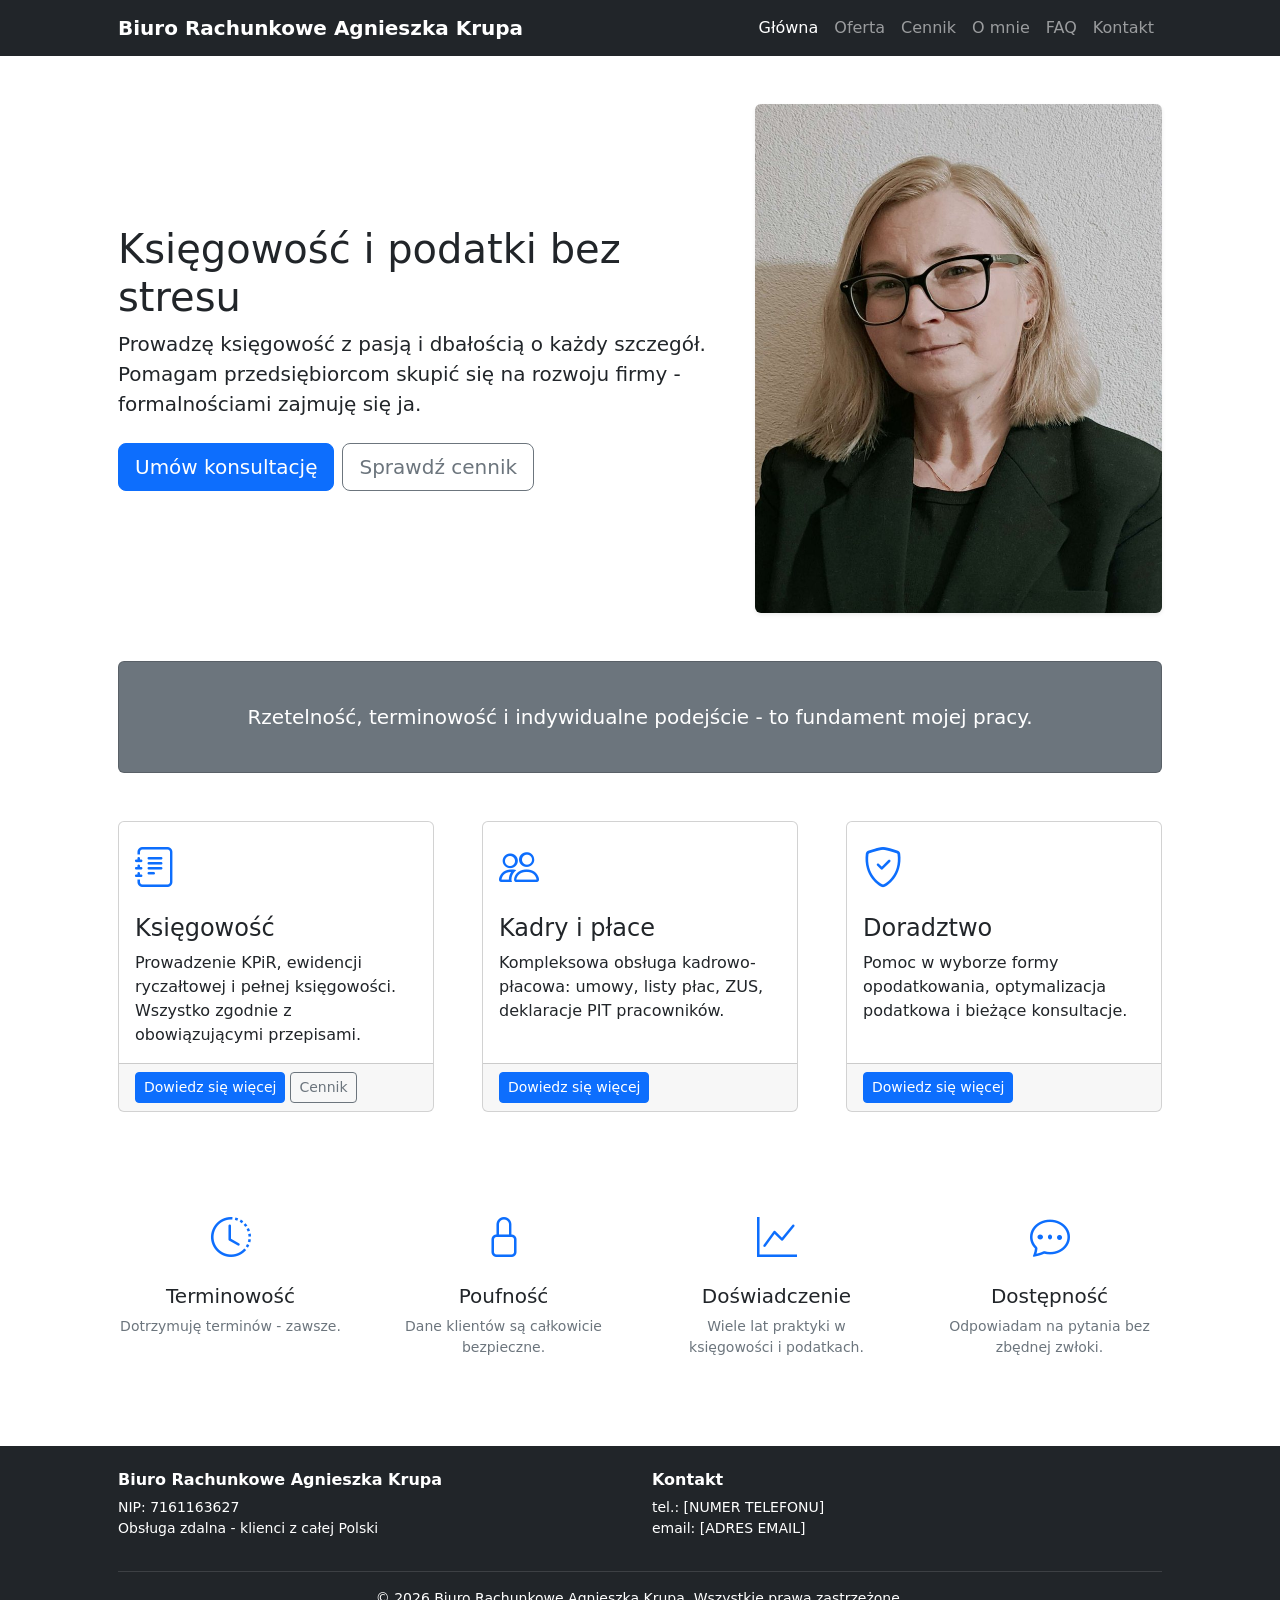
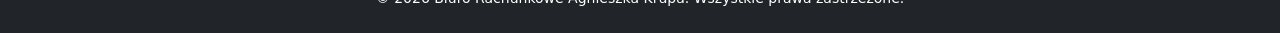
<file: index.html>
<!DOCTYPE html>
<html lang="pl">
    <head>
        <meta charset="utf-8" />
        <meta name="robots" content="noindex, nofollow" />
        <meta name="viewport" content="width=device-width, initial-scale=1, shrink-to-fit=no" />
        <meta name="description" content="Biuro Rachunkowe Agnieszka Krupa - profesjonalna obsługa księgowo-podatkowa dla firm i osób prywatnych." />
        <meta name="author" content="Biuro Rachunkowe Agnieszka Krupa" />
        <title>Biuro Rachunkowe Agnieszka Krupa - Główna</title>
        <link rel="icon" type="image/x-icon" href="assets/favicon.ico" />
        <link href="css/styles.css" rel="stylesheet" />
        <link href="css/custom.css" rel="stylesheet" />
        <link rel="stylesheet" href="https://cdn.jsdelivr.net/npm/bootstrap-icons@1.11.3/font/bootstrap-icons.css" />
    </head>
    <body>
        <!-- Navbar -->
        <nav class="navbar navbar-expand-lg navbar-dark bg-dark">
            <div class="container px-5">
                <a class="navbar-brand fw-bold" href="index.html">Biuro Rachunkowe Agnieszka Krupa</a>
                <button class="navbar-toggler" type="button" data-bs-toggle="collapse" data-bs-target="#navbarSupportedContent" aria-controls="navbarSupportedContent" aria-expanded="false" aria-label="Przełącz nawigację"><span class="navbar-toggler-icon"></span></button>
                <div class="collapse navbar-collapse" id="navbarSupportedContent">
                    <ul class="navbar-nav ms-auto mb-2 mb-lg-0">
                        <li class="nav-item"><a class="nav-link active" aria-current="page" href="index.html">Główna</a></li>
                        <li class="nav-item"><a class="nav-link" href="oferta.html">Oferta</a></li>
                        <li class="nav-item"><a class="nav-link" href="cennik.html">Cennik</a></li>
                        <li class="nav-item"><a class="nav-link" href="o-mnie.html">O mnie</a></li>
                        <li class="nav-item"><a class="nav-link" href="faq.html">FAQ</a></li>
                        <li class="nav-item"><a class="nav-link" href="kontakt.html">Kontakt</a></li>
                    </ul>
                </div>
            </div>
        </nav>

        <!-- Hero -->
        <div class="container px-4 px-lg-5">
            <div class="row gx-4 gx-lg-5 align-items-center my-5">
                <div class="col-lg-7 order-lg-1">
                    <h1 class="fw-light">Księgowość i podatki bez stresu</h1>
                    <p class="lead">Prowadzę księgowość z pasją i dbałością o każdy szczegół. Pomagam przedsiębiorcom skupić się na rozwoju firmy - formalnościami zajmuję się ja.</p>
                    <div class="d-flex flex-wrap gap-2 mt-4">
                        <a class="btn btn-primary btn-lg" href="kontakt.html">Umów konsultację</a>
                        <a class="btn btn-outline-secondary btn-lg" href="cennik.html">Sprawdź cennik</a>
                    </div>
                </div>
                <div class="col-lg-5 order-lg-2 mt-4 mt-lg-0">
                    <img class="img-fluid rounded shadow-sm portrait portrait-hero" src="assets/agnieszka-krupa.jpg" width="800" height="1000" alt="Agnieszka Krupa - właścicielka biura rachunkowego" />
                </div>
            </div>

            <!-- CTA -->
            <div class="card text-white bg-secondary my-5 py-4 text-center">
                <div class="card-body"><p class="text-white m-0 lead">Rzetelność, terminowość i indywidualne podejście - to fundament mojej pracy.</p></div>
            </div>

            <!-- Services preview -->
            <div class="row gx-4 gx-lg-5">
                <div class="col-md-4 mb-5">
                    <div class="card h-100">
                        <div class="card-body">
                            <div class="mb-3"><i class="bi bi-journal-text fs-1 text-primary"></i></div>
                            <h2 class="card-title h4">Księgowość</h2>
                            <p class="card-text">Prowadzenie KPiR, ewidencji ryczałtowej i pełnej księgowości. Wszystko zgodnie z obowiązującymi przepisami.</p>
                        </div>
                        <div class="card-footer"><a class="btn btn-primary btn-sm" href="oferta.html">Dowiedz się więcej</a> <a class="btn btn-outline-secondary btn-sm" href="cennik.html">Cennik</a></div>
                    </div>
                </div>
                <div class="col-md-4 mb-5">
                    <div class="card h-100">
                        <div class="card-body">
                            <div class="mb-3"><i class="bi bi-people fs-1 text-primary"></i></div>
                            <h2 class="card-title h4">Kadry i płace</h2>
                            <p class="card-text">Kompleksowa obsługa kadrowo-płacowa: umowy, listy płac, ZUS, deklaracje PIT pracowników.</p>
                        </div>
                        <div class="card-footer"><a class="btn btn-primary btn-sm" href="oferta.html">Dowiedz się więcej</a></div>
                    </div>
                </div>
                <div class="col-md-4 mb-5">
                    <div class="card h-100">
                        <div class="card-body">
                            <div class="mb-3"><i class="bi bi-shield-check fs-1 text-primary"></i></div>
                            <h2 class="card-title h4">Doradztwo</h2>
                            <p class="card-text">Pomoc w wyborze formy opodatkowania, optymalizacja podatkowa i bieżące konsultacje.</p>
                        </div>
                        <div class="card-footer"><a class="btn btn-primary btn-sm" href="oferta.html">Dowiedz się więcej</a></div>
                    </div>
                </div>
            </div>

            <!-- Why us -->
            <div class="row gx-4 gx-lg-5 my-5 text-center">
                <div class="col-md-3 mb-4">
                    <i class="bi bi-clock-history fs-1 text-primary"></i>
                    <h5 class="mt-3">Terminowość</h5>
                    <p class="small text-muted">Dotrzymuję terminów - zawsze.</p>
                </div>
                <div class="col-md-3 mb-4">
                    <i class="bi bi-lock fs-1 text-primary"></i>
                    <h5 class="mt-3">Poufność</h5>
                    <p class="small text-muted">Dane klientów są całkowicie bezpieczne.</p>
                </div>
                <div class="col-md-3 mb-4">
                    <i class="bi bi-graph-up fs-1 text-primary"></i>
                    <h5 class="mt-3">Doświadczenie</h5>
                    <p class="small text-muted">Wiele lat praktyki w księgowości i podatkach.</p>
                </div>
                <div class="col-md-3 mb-4">
                    <i class="bi bi-chat-dots fs-1 text-primary"></i>
                    <h5 class="mt-3">Dostępność</h5>
                    <p class="small text-muted">Odpowiadam na pytania bez zbędnej zwłoki.</p>
                </div>
            </div>
        </div>

        <!-- Footer -->
        <footer class="py-4 bg-dark">
            <div class="container px-4 px-lg-5">
                <div class="row text-white">
                    <div class="col-md-6 mb-3">
                        <h6 class="fw-bold">Biuro Rachunkowe Agnieszka Krupa</h6>
                        <p class="small mb-0">NIP: 7161163627</p>
                        <p class="small mb-0">Obsługa zdalna - klienci z całej Polski</p>
                    </div>
                    <div class="col-md-6 mb-3">
                        <h6 class="fw-bold">Kontakt</h6>
                        <p class="small mb-0">tel.: [NUMER TELEFONU]<br/>email: [ADRES EMAIL]</p>
                    </div>
                </div>
                <hr class="text-white-50"/>
                <p class="m-0 text-center text-white small">&copy; 2026 Biuro Rachunkowe Agnieszka Krupa. Wszystkie prawa zastrzeżone.</p>
            </div>
        </footer>

        <script src="https://cdn.jsdelivr.net/npm/bootstrap@5.2.3/dist/js/bootstrap.bundle.min.js"></script>
        <script src="js/scripts.js"></script>
    </body>
</html>
</file>
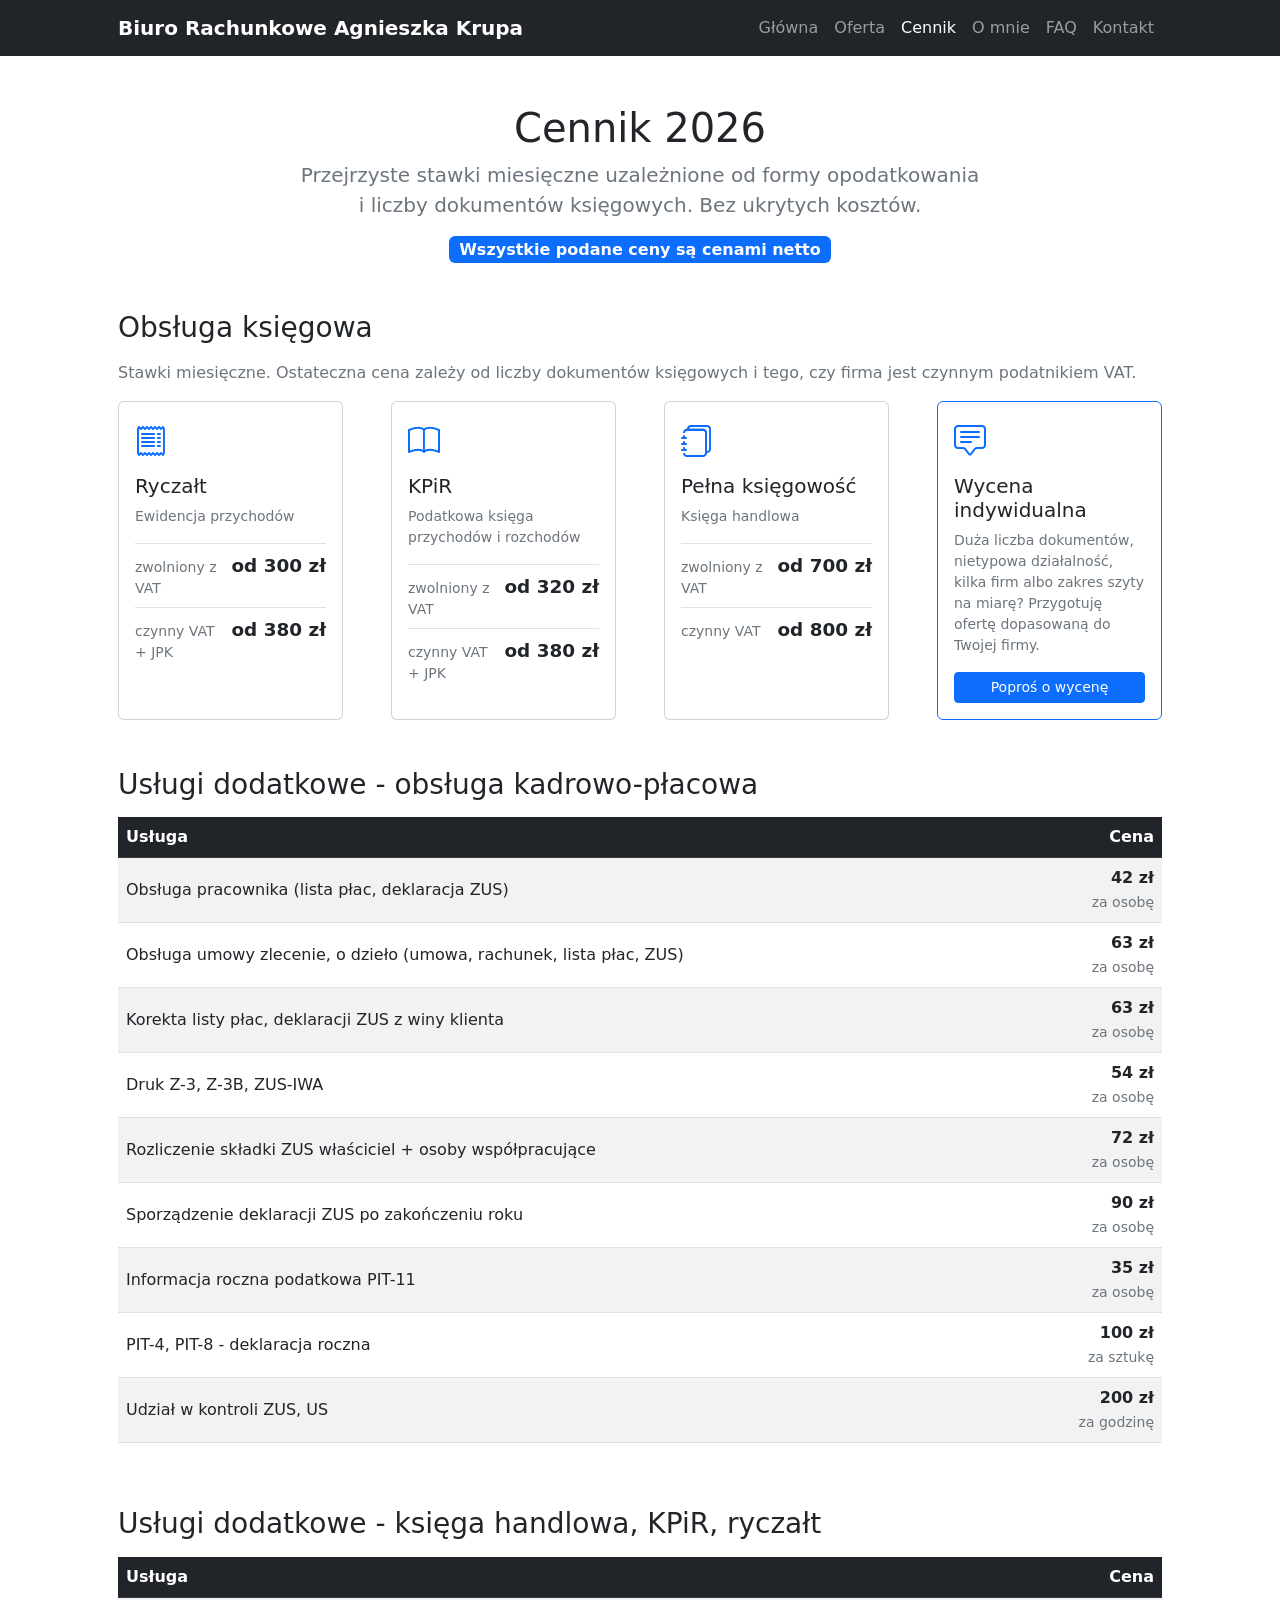
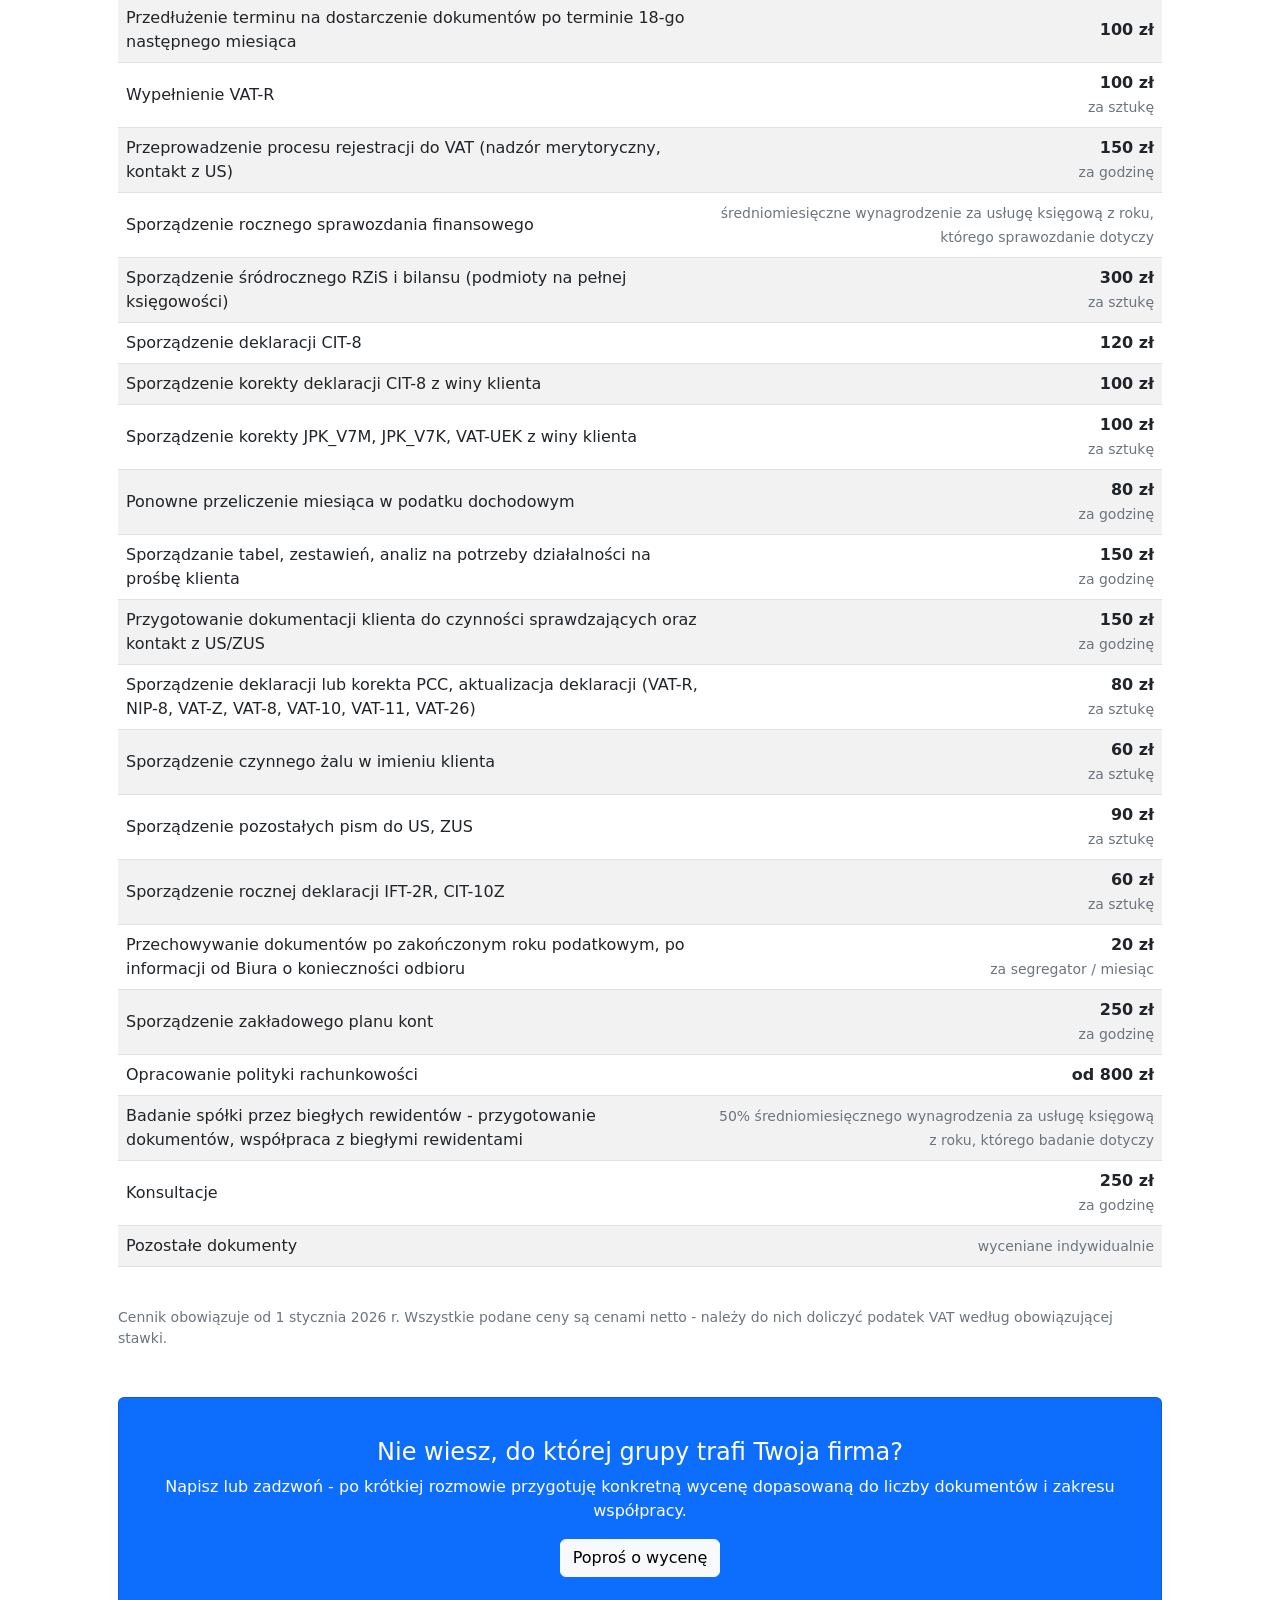
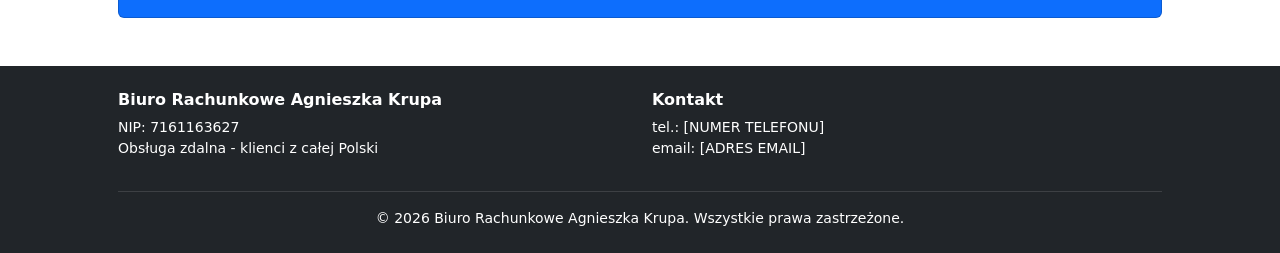
<file: cennik.html>
<!DOCTYPE html>
<html lang="pl">
    <head>
        <meta charset="utf-8" />
        <meta name="robots" content="noindex, nofollow" />
        <meta name="viewport" content="width=device-width, initial-scale=1, shrink-to-fit=no" />
        <meta name="description" content="Cennik 2026 - Biuro Rachunkowe Agnieszka Krupa. Ceny obsługi księgowej: ryczałt, KPiR, pełna księgowość, kadry i płace oraz usługi dodatkowe." />
        <meta name="author" content="Biuro Rachunkowe Agnieszka Krupa" />
        <title>Cennik 2026 - Biuro Rachunkowe Agnieszka Krupa</title>
        <link rel="icon" type="image/x-icon" href="assets/favicon.ico" />
        <link href="css/styles.css" rel="stylesheet" />
        <link href="css/custom.css" rel="stylesheet" />
        <link rel="stylesheet" href="https://cdn.jsdelivr.net/npm/bootstrap-icons@1.11.3/font/bootstrap-icons.css" />
    </head>
    <body>
        <nav class="navbar navbar-expand-lg navbar-dark bg-dark">
            <div class="container px-5">
                <a class="navbar-brand fw-bold" href="index.html">Biuro Rachunkowe Agnieszka Krupa</a>
                <button class="navbar-toggler" type="button" data-bs-toggle="collapse" data-bs-target="#navbarSupportedContent" aria-controls="navbarSupportedContent" aria-expanded="false" aria-label="Przełącz nawigację"><span class="navbar-toggler-icon"></span></button>
                <div class="collapse navbar-collapse" id="navbarSupportedContent">
                    <ul class="navbar-nav ms-auto mb-2 mb-lg-0">
                        <li class="nav-item"><a class="nav-link" href="index.html">Główna</a></li>
                        <li class="nav-item"><a class="nav-link" href="oferta.html">Oferta</a></li>
                        <li class="nav-item"><a class="nav-link active" aria-current="page" href="cennik.html">Cennik</a></li>
                        <li class="nav-item"><a class="nav-link" href="o-mnie.html">O mnie</a></li>
                        <li class="nav-item"><a class="nav-link" href="faq.html">FAQ</a></li>
                        <li class="nav-item"><a class="nav-link" href="kontakt.html">Kontakt</a></li>
                    </ul>
                </div>
            </div>
        </nav>

        <div class="container px-4 px-lg-5">
            <div class="row my-5">
                <div class="col-lg-8 mx-auto text-center">
                    <h1 class="fw-light">Cennik 2026</h1>
                    <p class="lead text-muted">Przejrzyste stawki miesięczne uzależnione od formy opodatkowania i liczby dokumentów księgowych. Bez ukrytych kosztów.</p>
                    <p class="mb-0"><span class="badge bg-primary fs-6">Wszystkie podane ceny są cenami netto</span></p>
                </div>
            </div>

            <!-- Księgowość - ceny od -->
            <h2 class="h3 mb-3" id="ksiegowosc">Obsługa księgowa</h2>
            <p class="text-muted">Stawki miesięczne. Ostateczna cena zależy od liczby dokumentów księgowych i tego, czy firma jest czynnym podatnikiem VAT.</p>
            <div class="row gx-4 gx-lg-5 mb-4">
                <div class="col-md-6 col-xl-3 mb-4">
                    <div class="card h-100">
                        <div class="card-body">
                            <i class="bi bi-receipt fs-2 text-primary"></i>
                            <h3 class="h5 mt-2">Ryczałt</h3>
                            <p class="small text-muted">Ewidencja przychodów</p>
                            <ul class="list-unstyled price-list mb-0">
                                <li><span class="small text-muted">zwolniony z VAT</span><span class="price">od 300 zł</span></li>
                                <li><span class="small text-muted">czynny VAT + JPK</span><span class="price">od 380 zł</span></li>
                            </ul>
                        </div>
                    </div>
                </div>
                <div class="col-md-6 col-xl-3 mb-4">
                    <div class="card h-100">
                        <div class="card-body">
                            <i class="bi bi-book fs-2 text-primary"></i>
                            <h3 class="h5 mt-2">KPiR</h3>
                            <p class="small text-muted">Podatkowa księga przychodów i rozchodów</p>
                            <ul class="list-unstyled price-list mb-0">
                                <li><span class="small text-muted">zwolniony z VAT</span><span class="price">od 320 zł</span></li>
                                <li><span class="small text-muted">czynny VAT + JPK</span><span class="price">od 380 zł</span></li>
                            </ul>
                        </div>
                    </div>
                </div>
                <div class="col-md-6 col-xl-3 mb-4">
                    <div class="card h-100">
                        <div class="card-body">
                            <i class="bi bi-journals fs-2 text-primary"></i>
                            <h3 class="h5 mt-2">Pełna księgowość</h3>
                            <p class="small text-muted">Księga handlowa</p>
                            <ul class="list-unstyled price-list mb-0">
                                <li><span class="small text-muted">zwolniony z VAT</span><span class="price">od 700 zł</span></li>
                                <li><span class="small text-muted">czynny VAT</span><span class="price">od 800 zł</span></li>
                            </ul>
                        </div>
                    </div>
                </div>
                <div class="col-md-6 col-xl-3 mb-4">
                    <div class="card h-100 border-primary">
                        <div class="card-body d-flex flex-column">
                            <i class="bi bi-chat-square-text fs-2 text-primary"></i>
                            <h3 class="h5 mt-2">Wycena indywidualna</h3>
                            <p class="small text-muted">Duża liczba dokumentów, nietypowa działalność, kilka firm albo zakres szyty na miarę? Przygotuję ofertę dopasowaną do Twojej firmy.</p>
                            <a class="btn btn-primary btn-sm mt-auto" href="kontakt.html">Poproś o wycenę</a>
                        </div>
                    </div>
                </div>
            </div>

            <!-- Kadry i płace -->
            <h2 class="h3 mb-3" id="kadry">Usługi dodatkowe - obsługa kadrowo-płacowa</h2>
            <div class="table-responsive mb-5">
                <table class="table table-striped align-middle">
                    <thead class="table-dark">
                        <tr>
                            <th scope="col">Usługa</th>
                            <th scope="col" class="text-end text-nowrap">Cena</th>
                        </tr>
                    </thead>
                    <tbody>
                        <tr>
                            <td>Obsługa pracownika (lista płac, deklaracja ZUS)</td>
                            <td class="text-end text-nowrap"><span class="fw-bold">42 zł</span><br/><span class="small text-muted">za osobę</span></td>
                        </tr>
                        <tr>
                            <td>Obsługa umowy zlecenie, o dzieło (umowa, rachunek, lista płac, ZUS)</td>
                            <td class="text-end text-nowrap"><span class="fw-bold">63 zł</span><br/><span class="small text-muted">za osobę</span></td>
                        </tr>
                        <tr>
                            <td>Korekta listy płac, deklaracji ZUS z winy klienta</td>
                            <td class="text-end text-nowrap"><span class="fw-bold">63 zł</span><br/><span class="small text-muted">za osobę</span></td>
                        </tr>
                        <tr>
                            <td>Druk Z-3, Z-3B, ZUS-IWA</td>
                            <td class="text-end text-nowrap"><span class="fw-bold">54 zł</span><br/><span class="small text-muted">za osobę</span></td>
                        </tr>
                        <tr>
                            <td>Rozliczenie składki ZUS właściciel + osoby współpracujące</td>
                            <td class="text-end text-nowrap"><span class="fw-bold">72 zł</span><br/><span class="small text-muted">za osobę</span></td>
                        </tr>
                        <tr>
                            <td>Sporządzenie deklaracji ZUS po zakończeniu roku</td>
                            <td class="text-end text-nowrap"><span class="fw-bold">90 zł</span><br/><span class="small text-muted">za osobę</span></td>
                        </tr>
                        <tr>
                            <td>Informacja roczna podatkowa PIT-11</td>
                            <td class="text-end text-nowrap"><span class="fw-bold">35 zł</span><br/><span class="small text-muted">za osobę</span></td>
                        </tr>
                        <tr>
                            <td>PIT-4, PIT-8 - deklaracja roczna</td>
                            <td class="text-end text-nowrap"><span class="fw-bold">100 zł</span><br/><span class="small text-muted">za sztukę</span></td>
                        </tr>
                        <tr>
                            <td>Udział w kontroli ZUS, US</td>
                            <td class="text-end text-nowrap"><span class="fw-bold">200 zł</span><br/><span class="small text-muted">za godzinę</span></td>
                        </tr>
                    </tbody>
                </table>
            </div>

            <!-- Usługi dodatkowe -->
            <h2 class="h3 mb-3" id="dodatkowe">Usługi dodatkowe - księga handlowa, KPiR, ryczałt</h2>
            <div class="table-responsive mb-4">
                <table class="table table-striped align-middle">
                    <thead class="table-dark">
                        <tr>
                            <th scope="col">Usługa</th>
                            <th scope="col" class="text-end text-nowrap">Cena</th>
                        </tr>
                    </thead>
                    <tbody>
                        <tr>
                            <td>Przedłużenie terminu na dostarczenie dokumentów po terminie 18-go następnego miesiąca</td>
                            <td class="text-end text-nowrap"><span class="fw-bold">100 zł</span></td>
                        </tr>
                        <tr>
                            <td>Wypełnienie VAT-R</td>
                            <td class="text-end text-nowrap"><span class="fw-bold">100 zł</span><br/><span class="small text-muted">za sztukę</span></td>
                        </tr>
                        <tr>
                            <td>Przeprowadzenie procesu rejestracji do VAT (nadzór merytoryczny, kontakt z US)</td>
                            <td class="text-end text-nowrap"><span class="fw-bold">150 zł</span><br/><span class="small text-muted">za godzinę</span></td>
                        </tr>
                        <tr>
                            <td>Sporządzenie rocznego sprawozdania finansowego</td>
                            <td class="text-end"><span class="small text-muted">średniomiesięczne wynagrodzenie za usługę księgową z roku, którego sprawozdanie dotyczy</span></td>
                        </tr>
                        <tr>
                            <td>Sporządzenie śródrocznego RZiS i bilansu (podmioty na pełnej księgowości)</td>
                            <td class="text-end text-nowrap"><span class="fw-bold">300 zł</span><br/><span class="small text-muted">za sztukę</span></td>
                        </tr>
                        <tr>
                            <td>Sporządzenie deklaracji CIT-8</td>
                            <td class="text-end text-nowrap"><span class="fw-bold">120 zł</span></td>
                        </tr>
                        <tr>
                            <td>Sporządzenie korekty deklaracji CIT-8 z winy klienta</td>
                            <td class="text-end text-nowrap"><span class="fw-bold">100 zł</span></td>
                        </tr>
                        <tr>
                            <td>Sporządzenie korekty JPK_V7M, JPK_V7K, VAT-UEK z winy klienta</td>
                            <td class="text-end text-nowrap"><span class="fw-bold">100 zł</span><br/><span class="small text-muted">za sztukę</span></td>
                        </tr>
                        <tr>
                            <td>Ponowne przeliczenie miesiąca w podatku dochodowym</td>
                            <td class="text-end text-nowrap"><span class="fw-bold">80 zł</span><br/><span class="small text-muted">za godzinę</span></td>
                        </tr>
                        <tr>
                            <td>Sporządzanie tabel, zestawień, analiz na potrzeby działalności na prośbę klienta</td>
                            <td class="text-end text-nowrap"><span class="fw-bold">150 zł</span><br/><span class="small text-muted">za godzinę</span></td>
                        </tr>
                        <tr>
                            <td>Przygotowanie dokumentacji klienta do czynności sprawdzających oraz kontakt z US/ZUS</td>
                            <td class="text-end text-nowrap"><span class="fw-bold">150 zł</span><br/><span class="small text-muted">za godzinę</span></td>
                        </tr>
                        <tr>
                            <td>Sporządzenie deklaracji lub korekta PCC, aktualizacja deklaracji (VAT-R, NIP-8, VAT-Z, VAT-8, VAT-10, VAT-11, VAT-26)</td>
                            <td class="text-end text-nowrap"><span class="fw-bold">80 zł</span><br/><span class="small text-muted">za sztukę</span></td>
                        </tr>
                        <tr>
                            <td>Sporządzenie czynnego żalu w imieniu klienta</td>
                            <td class="text-end text-nowrap"><span class="fw-bold">60 zł</span><br/><span class="small text-muted">za sztukę</span></td>
                        </tr>
                        <tr>
                            <td>Sporządzenie pozostałych pism do US, ZUS</td>
                            <td class="text-end text-nowrap"><span class="fw-bold">90 zł</span><br/><span class="small text-muted">za sztukę</span></td>
                        </tr>
                        <tr>
                            <td>Sporządzenie rocznej deklaracji IFT-2R, CIT-10Z</td>
                            <td class="text-end text-nowrap"><span class="fw-bold">60 zł</span><br/><span class="small text-muted">za sztukę</span></td>
                        </tr>
                        <tr>
                            <td>Przechowywanie dokumentów po zakończonym roku podatkowym, po informacji od Biura o konieczności odbioru</td>
                            <td class="text-end text-nowrap"><span class="fw-bold">20 zł</span><br/><span class="small text-muted">za segregator / miesiąc</span></td>
                        </tr>
                        <tr>
                            <td>Sporządzenie zakładowego planu kont</td>
                            <td class="text-end text-nowrap"><span class="fw-bold">250 zł</span><br/><span class="small text-muted">za godzinę</span></td>
                        </tr>
                        <tr>
                            <td>Opracowanie polityki rachunkowości</td>
                            <td class="text-end text-nowrap"><span class="fw-bold">od 800 zł</span></td>
                        </tr>
                        <tr>
                            <td>Badanie spółki przez biegłych rewidentów - przygotowanie dokumentów, współpraca z biegłymi rewidentami</td>
                            <td class="text-end"><span class="small text-muted">50% średniomiesięcznego wynagrodzenia za usługę księgową z roku, którego badanie dotyczy</span></td>
                        </tr>
                        <tr>
                            <td>Konsultacje</td>
                            <td class="text-end text-nowrap"><span class="fw-bold">250 zł</span><br/><span class="small text-muted">za godzinę</span></td>
                        </tr>
                        <tr>
                            <td>Pozostałe dokumenty</td>
                            <td class="text-end"><span class="small text-muted">wyceniane indywidualnie</span></td>
                        </tr>
                    </tbody>
                </table>
            </div>

            <p class="small text-muted">Cennik obowiązuje od 1 stycznia 2026 r. Wszystkie podane ceny są cenami netto - należy do nich doliczyć podatek VAT według obowiązującej stawki.</p>

            <div class="card text-white bg-primary my-5 py-4 text-center">
                <div class="card-body">
                    <h4 class="text-white">Nie wiesz, do której grupy trafi Twoja firma?</h4>
                    <p class="text-white mb-3">Napisz lub zadzwoń - po krótkiej rozmowie przygotuję konkretną wycenę dopasowaną do liczby dokumentów i zakresu współpracy.</p>
                    <a class="btn btn-light" href="kontakt.html">Poproś o wycenę</a>
                </div>
            </div>
        </div>

        <footer class="py-4 bg-dark">
            <div class="container px-4 px-lg-5">
                <div class="row text-white">
                    <div class="col-md-6 mb-3">
                        <h6 class="fw-bold">Biuro Rachunkowe Agnieszka Krupa</h6>
                        <p class="small mb-0">NIP: 7161163627</p>
                        <p class="small mb-0">Obsługa zdalna - klienci z całej Polski</p>
                    </div>
                    <div class="col-md-6 mb-3">
                        <h6 class="fw-bold">Kontakt</h6>
                        <p class="small mb-0">tel.: [NUMER TELEFONU]<br/>email: [ADRES EMAIL]</p>
                    </div>
                </div>
                <hr class="text-white-50"/>
                <p class="m-0 text-center text-white small">&copy; 2026 Biuro Rachunkowe Agnieszka Krupa. Wszystkie prawa zastrzeżone.</p>
            </div>
        </footer>

        <script src="https://cdn.jsdelivr.net/npm/bootstrap@5.2.3/dist/js/bootstrap.bundle.min.js"></script>
        <script src="js/scripts.js"></script>
    </body>
</html>
</file>
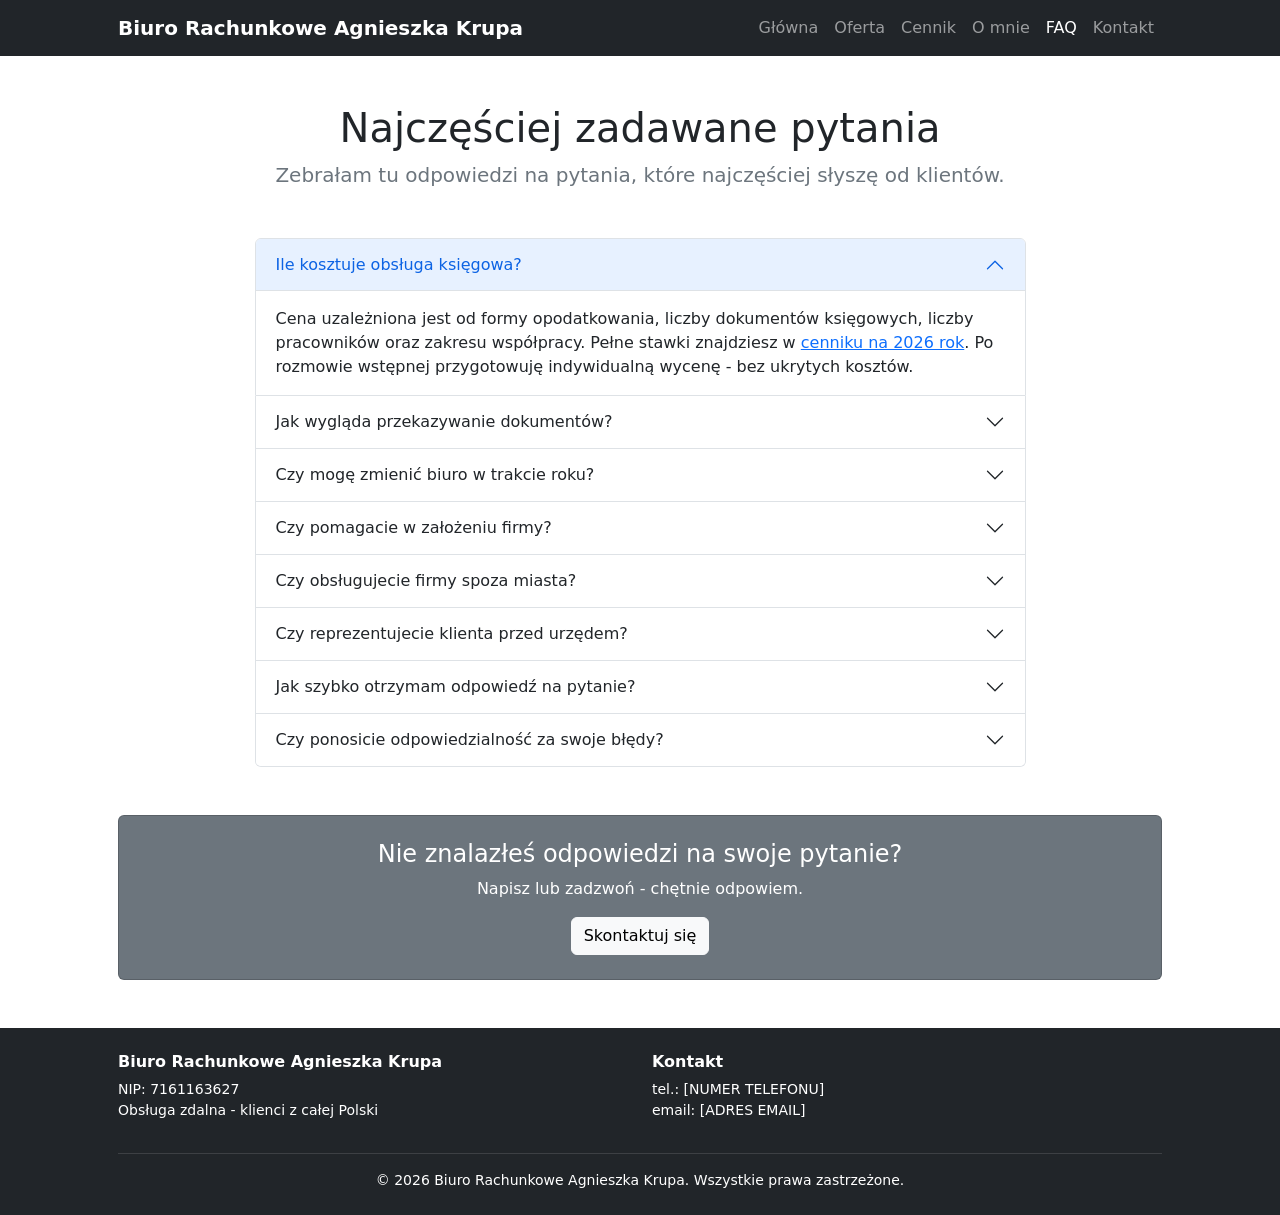
<file: faq.html>
<!DOCTYPE html>
<html lang="pl">
    <head>
        <meta charset="utf-8" />
        <meta name="robots" content="noindex, nofollow" />
        <meta name="viewport" content="width=device-width, initial-scale=1, shrink-to-fit=no" />
        <meta name="description" content="Najczęściej zadawane pytania - Biuro Rachunkowe Agnieszka Krupa. Odpowiadamy na pytania o księgowość, ceny, współpracę i dokumenty." />
        <title>FAQ - Biuro Rachunkowe Agnieszka Krupa</title>
        <link rel="icon" type="image/x-icon" href="assets/favicon.ico" />
        <link href="css/styles.css" rel="stylesheet" />
        <link href="css/custom.css" rel="stylesheet" />
        <link rel="stylesheet" href="https://cdn.jsdelivr.net/npm/bootstrap-icons@1.11.3/font/bootstrap-icons.css" />
    </head>
    <body>
        <nav class="navbar navbar-expand-lg navbar-dark bg-dark">
            <div class="container px-5">
                <a class="navbar-brand fw-bold" href="index.html">Biuro Rachunkowe Agnieszka Krupa</a>
                <button class="navbar-toggler" type="button" data-bs-toggle="collapse" data-bs-target="#navbarSupportedContent" aria-controls="navbarSupportedContent" aria-expanded="false" aria-label="Przełącz nawigację"><span class="navbar-toggler-icon"></span></button>
                <div class="collapse navbar-collapse" id="navbarSupportedContent">
                    <ul class="navbar-nav ms-auto mb-2 mb-lg-0">
                        <li class="nav-item"><a class="nav-link" href="index.html">Główna</a></li>
                        <li class="nav-item"><a class="nav-link" href="oferta.html">Oferta</a></li>
                        <li class="nav-item"><a class="nav-link" href="cennik.html">Cennik</a></li>
                        <li class="nav-item"><a class="nav-link" href="o-mnie.html">O mnie</a></li>
                        <li class="nav-item"><a class="nav-link active" aria-current="page" href="faq.html">FAQ</a></li>
                        <li class="nav-item"><a class="nav-link" href="kontakt.html">Kontakt</a></li>
                    </ul>
                </div>
            </div>
        </nav>

        <div class="container px-4 px-lg-5">
            <div class="text-center my-5">
                <h1 class="fw-light">Najczęściej zadawane pytania</h1>
                <p class="lead text-muted">Zebrałam tu odpowiedzi na pytania, które najczęściej słyszę od klientów.</p>
            </div>

            <div class="row gx-4 gx-lg-5 justify-content-center mb-5">
                <div class="col-lg-9">
                    <div class="accordion" id="faqAccordion">
                        <div class="accordion-item">
                            <h2 class="accordion-header" id="faq1">
                                <button class="accordion-button" type="button" data-bs-toggle="collapse" data-bs-target="#collapse1" aria-expanded="true" aria-controls="collapse1">
                                    Ile kosztuje obsługa księgowa?
                                </button>
                            </h2>
                            <div id="collapse1" class="accordion-collapse collapse show" aria-labelledby="faq1" data-bs-parent="#faqAccordion">
                                <div class="accordion-body">
                                    Cena uzależniona jest od formy opodatkowania, liczby dokumentów księgowych, liczby pracowników oraz zakresu współpracy. Pełne stawki znajdziesz w <a href="cennik.html">cenniku na 2026 rok</a>. Po rozmowie wstępnej przygotowuję indywidualną wycenę - bez ukrytych kosztów.
                                </div>
                            </div>
                        </div>
                        <div class="accordion-item">
                            <h2 class="accordion-header" id="faq2">
                                <button class="accordion-button collapsed" type="button" data-bs-toggle="collapse" data-bs-target="#collapse2" aria-expanded="false" aria-controls="collapse2">
                                    Jak wygląda przekazywanie dokumentów?
                                </button>
                            </h2>
                            <div id="collapse2" class="accordion-collapse collapse" aria-labelledby="faq2" data-bs-parent="#faqAccordion">
                                <div class="accordion-body">
                                    Akceptuję dokumenty w formie elektronicznej (skan, e-faktura, mailem lub przez dedykowany panel) oraz papierowej. Dostosowuję się do preferencji klienta.
                                </div>
                            </div>
                        </div>
                        <div class="accordion-item">
                            <h2 class="accordion-header" id="faq3">
                                <button class="accordion-button collapsed" type="button" data-bs-toggle="collapse" data-bs-target="#collapse3" aria-expanded="false" aria-controls="collapse3">
                                    Czy mogę zmienić biuro w trakcie roku?
                                </button>
                            </h2>
                            <div id="collapse3" class="accordion-collapse collapse" aria-labelledby="faq3" data-bs-parent="#faqAccordion">
                                <div class="accordion-body">
                                    Tak, zmiana biura w trakcie roku jest jak najbardziej możliwa. Pomagam w sprawnym przejęciu dokumentacji od poprzedniej księgowej oraz w zgłoszeniu zmian do urzędu skarbowego.
                                </div>
                            </div>
                        </div>
                        <div class="accordion-item">
                            <h2 class="accordion-header" id="faq4">
                                <button class="accordion-button collapsed" type="button" data-bs-toggle="collapse" data-bs-target="#collapse4" aria-expanded="false" aria-controls="collapse4">
                                    Czy pomagacie w założeniu firmy?
                                </button>
                            </h2>
                            <div id="collapse4" class="accordion-collapse collapse" aria-labelledby="faq4" data-bs-parent="#faqAccordion">
                                <div class="accordion-body">
                                    Tak. Doradzam w wyborze formy działalności i opodatkowania, pomagam w rejestracji firmy w CEIDG/KRS oraz w pierwszych kontaktach z ZUS i US.
                                </div>
                            </div>
                        </div>
                        <div class="accordion-item">
                            <h2 class="accordion-header" id="faq5">
                                <button class="accordion-button collapsed" type="button" data-bs-toggle="collapse" data-bs-target="#collapse5" aria-expanded="false" aria-controls="collapse5">
                                    Czy obsługujecie firmy spoza miasta?
                                </button>
                            </h2>
                            <div id="collapse5" class="accordion-collapse collapse" aria-labelledby="faq5" data-bs-parent="#faqAccordion">
                                <div class="accordion-body">
                                    Tak - większość spraw załatwiamy zdalnie. Obsługuję klientów z całej Polski, kontaktując się telefonicznie, mailowo lub przez wideokonferencje.
                                </div>
                            </div>
                        </div>
                        <div class="accordion-item">
                            <h2 class="accordion-header" id="faq6">
                                <button class="accordion-button collapsed" type="button" data-bs-toggle="collapse" data-bs-target="#collapse6" aria-expanded="false" aria-controls="collapse6">
                                    Czy reprezentujecie klienta przed urzędem?
                                </button>
                            </h2>
                            <div id="collapse6" class="accordion-collapse collapse" aria-labelledby="faq6" data-bs-parent="#faqAccordion">
                                <div class="accordion-body">
                                    Tak. Na podstawie pełnomocnictwa reprezentuję klientów przed urzędem skarbowym i ZUS - zarówno w bieżących sprawach, jak i w trakcie kontroli.
                                </div>
                            </div>
                        </div>
                        <div class="accordion-item">
                            <h2 class="accordion-header" id="faq7">
                                <button class="accordion-button collapsed" type="button" data-bs-toggle="collapse" data-bs-target="#collapse7" aria-expanded="false" aria-controls="collapse7">
                                    Jak szybko otrzymam odpowiedź na pytanie?
                                </button>
                            </h2>
                            <div id="collapse7" class="accordion-collapse collapse" aria-labelledby="faq7" data-bs-parent="#faqAccordion">
                                <div class="accordion-body">
                                    Standardowo odpowiadam w ciągu jednego dnia roboczego. W sprawach pilnych jestem dostępna pod telefonem w dni robocze.
                                </div>
                            </div>
                        </div>
                        <div class="accordion-item">
                            <h2 class="accordion-header" id="faq8">
                                <button class="accordion-button collapsed" type="button" data-bs-toggle="collapse" data-bs-target="#collapse8" aria-expanded="false" aria-controls="collapse8">
                                    Czy ponosicie odpowiedzialność za swoje błędy?
                                </button>
                            </h2>
                            <div id="collapse8" class="accordion-collapse collapse" aria-labelledby="faq8" data-bs-parent="#faqAccordion">
                                <div class="accordion-body">
                                    Tak - posiadam obowiązkowe ubezpieczenie OC biura rachunkowego, które zabezpiecza klientów na wypadek ewentualnych pomyłek.
                                </div>
                            </div>
                        </div>
                    </div>
                </div>
            </div>

            <div class="card bg-secondary text-white text-center my-5">
                <div class="card-body py-4">
                    <h4>Nie znalazłeś odpowiedzi na swoje pytanie?</h4>
                    <p class="mb-3">Napisz lub zadzwoń - chętnie odpowiem.</p>
                    <a class="btn btn-light" href="kontakt.html">Skontaktuj się</a>
                </div>
            </div>
        </div>

        <footer class="py-4 bg-dark">
            <div class="container px-4 px-lg-5">
                <div class="row text-white">
                    <div class="col-md-6 mb-3">
                        <h6 class="fw-bold">Biuro Rachunkowe Agnieszka Krupa</h6>
                        <p class="small mb-0">NIP: 7161163627</p>
                        <p class="small mb-0">Obsługa zdalna - klienci z całej Polski</p>
                    </div>
                    <div class="col-md-6 mb-3">
                        <h6 class="fw-bold">Kontakt</h6>
                        <p class="small mb-0">tel.: [NUMER TELEFONU]<br/>email: [ADRES EMAIL]</p>
                    </div>
                </div>
                <hr class="text-white-50"/>
                <p class="m-0 text-center text-white small">&copy; 2026 Biuro Rachunkowe Agnieszka Krupa. Wszystkie prawa zastrzeżone.</p>
            </div>
        </footer>

        <script src="https://cdn.jsdelivr.net/npm/bootstrap@5.2.3/dist/js/bootstrap.bundle.min.js"></script>
        <script src="js/scripts.js"></script>
    </body>
</html>
</file>
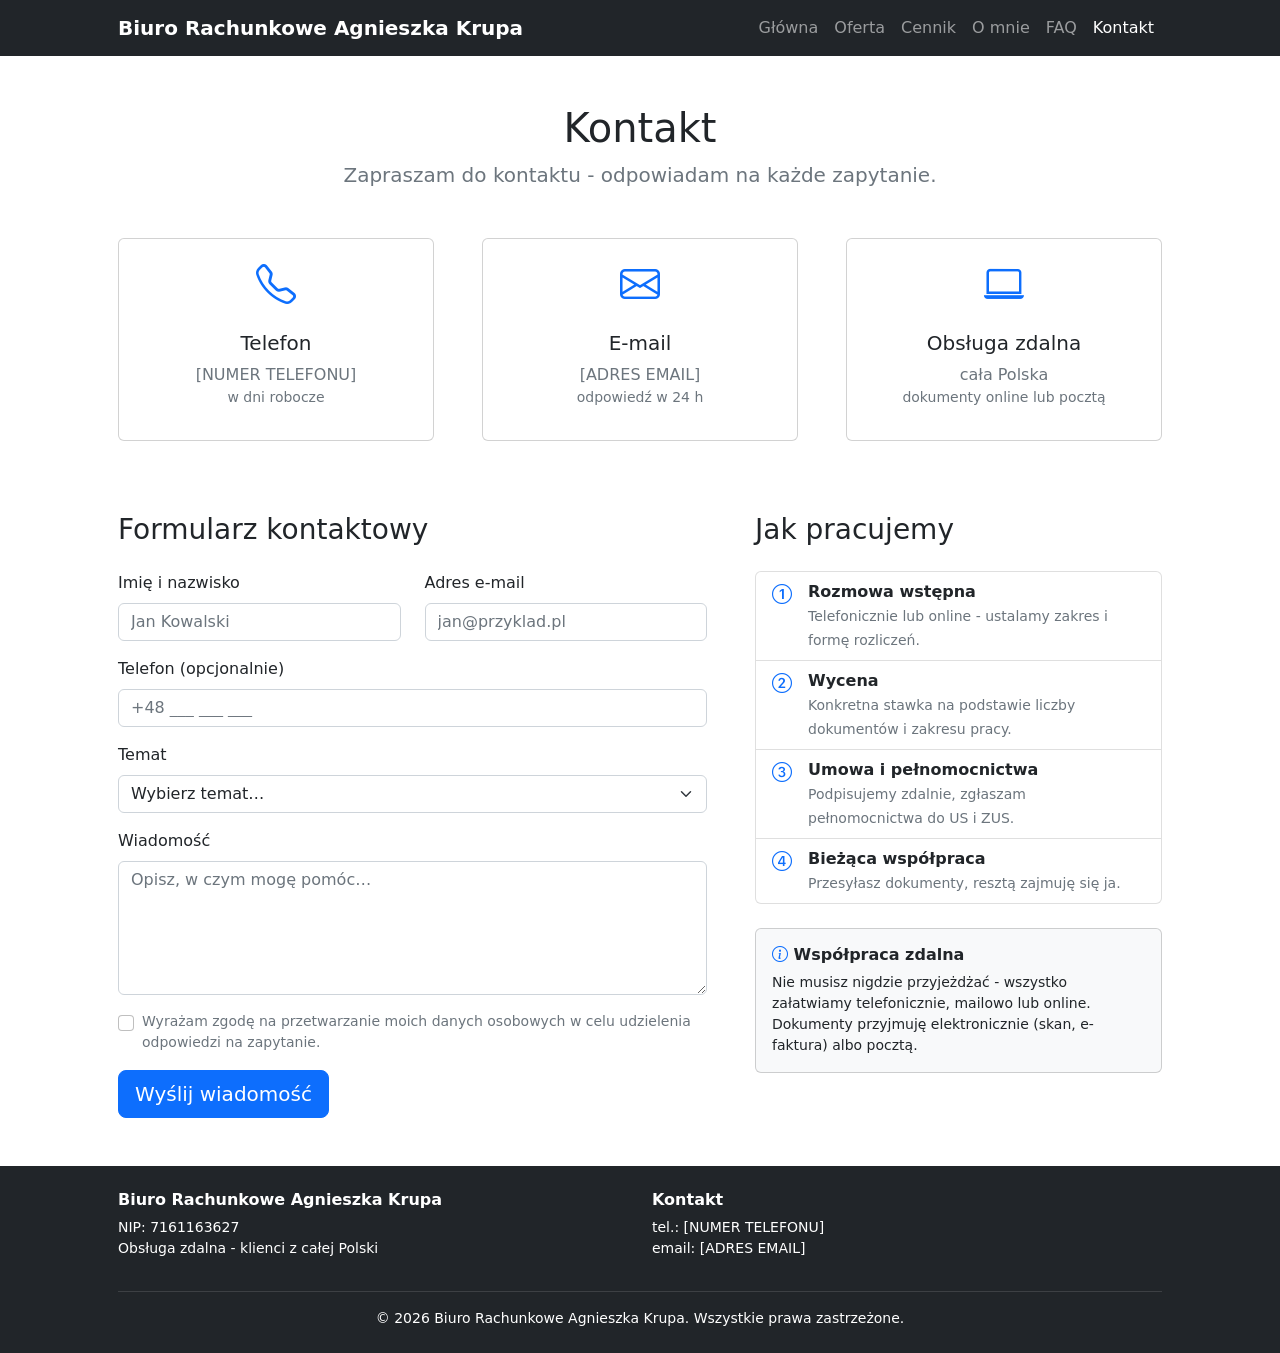
<file: kontakt.html>
<!DOCTYPE html>
<html lang="pl">
    <head>
        <meta charset="utf-8" />
        <meta name="robots" content="noindex, nofollow" />
        <meta name="viewport" content="width=device-width, initial-scale=1, shrink-to-fit=no" />
        <meta name="description" content="Kontakt - Biuro Rachunkowe Agnieszka Krupa. Telefon, e-mail i formularz kontaktowy. Obsługa zdalna klientów z całej Polski." />
        <title>Kontakt - Biuro Rachunkowe Agnieszka Krupa</title>
        <link rel="icon" type="image/x-icon" href="assets/favicon.ico" />
        <link href="css/styles.css" rel="stylesheet" />
        <link href="css/custom.css" rel="stylesheet" />
        <link rel="stylesheet" href="https://cdn.jsdelivr.net/npm/bootstrap-icons@1.11.3/font/bootstrap-icons.css" />
    </head>
    <body>
        <nav class="navbar navbar-expand-lg navbar-dark bg-dark">
            <div class="container px-5">
                <a class="navbar-brand fw-bold" href="index.html">Biuro Rachunkowe Agnieszka Krupa</a>
                <button class="navbar-toggler" type="button" data-bs-toggle="collapse" data-bs-target="#navbarSupportedContent" aria-controls="navbarSupportedContent" aria-expanded="false" aria-label="Przełącz nawigację"><span class="navbar-toggler-icon"></span></button>
                <div class="collapse navbar-collapse" id="navbarSupportedContent">
                    <ul class="navbar-nav ms-auto mb-2 mb-lg-0">
                        <li class="nav-item"><a class="nav-link" href="index.html">Główna</a></li>
                        <li class="nav-item"><a class="nav-link" href="oferta.html">Oferta</a></li>
                        <li class="nav-item"><a class="nav-link" href="cennik.html">Cennik</a></li>
                        <li class="nav-item"><a class="nav-link" href="o-mnie.html">O mnie</a></li>
                        <li class="nav-item"><a class="nav-link" href="faq.html">FAQ</a></li>
                        <li class="nav-item"><a class="nav-link active" aria-current="page" href="kontakt.html">Kontakt</a></li>
                    </ul>
                </div>
            </div>
        </nav>

        <div class="container px-4 px-lg-5">
            <div class="text-center my-5">
                <h1 class="fw-light">Kontakt</h1>
                <p class="lead text-muted">Zapraszam do kontaktu - odpowiadam na każde zapytanie.</p>
            </div>

            <!-- Dane kontaktowe -->
            <div class="row gx-4 gx-lg-5 text-center mb-5">
                <div class="col-md-4 mb-4">
                    <div class="card h-100">
                        <div class="card-body">
                            <i class="bi bi-telephone fs-1 text-primary"></i>
                            <h5 class="mt-3">Telefon</h5>
                            <p class="text-muted mb-0">[NUMER TELEFONU]</p>
                            <p class="small text-muted">w dni robocze</p>
                        </div>
                    </div>
                </div>
                <div class="col-md-4 mb-4">
                    <div class="card h-100">
                        <div class="card-body">
                            <i class="bi bi-envelope fs-1 text-primary"></i>
                            <h5 class="mt-3">E-mail</h5>
                            <p class="text-muted mb-0">[ADRES EMAIL]</p>
                            <p class="small text-muted">odpowiedź w 24 h</p>
                        </div>
                    </div>
                </div>
                <div class="col-md-4 mb-4">
                    <div class="card h-100">
                        <div class="card-body">
                            <i class="bi bi-laptop fs-1 text-primary"></i>
                            <h5 class="mt-3">Obsługa zdalna</h5>
                            <p class="text-muted mb-0">cała Polska</p>
                            <p class="small text-muted">dokumenty online lub pocztą</p>
                        </div>
                    </div>
                </div>
            </div>

            <!-- Formularz -->
            <div class="row gx-4 gx-lg-5 my-5">
                <div class="col-lg-7">
                    <h3 class="mb-4">Formularz kontaktowy</h3>
                    <form>
                        <div class="row">
                            <div class="col-md-6 mb-3">
                                <label for="name" class="form-label">Imię i nazwisko</label>
                                <input class="form-control" id="name" type="text" placeholder="Jan Kowalski" required />
                            </div>
                            <div class="col-md-6 mb-3">
                                <label for="email" class="form-label">Adres e-mail</label>
                                <input class="form-control" id="email" type="email" placeholder="jan@przyklad.pl" required />
                            </div>
                        </div>
                        <div class="mb-3">
                            <label for="phone" class="form-label">Telefon (opcjonalnie)</label>
                            <input class="form-control" id="phone" type="tel" placeholder="+48 ___ ___ ___" />
                        </div>
                        <div class="mb-3">
                            <label for="subject" class="form-label">Temat</label>
                            <select class="form-select" id="subject">
                                <option selected>Wybierz temat…</option>
                                <option>Założenie firmy</option>
                                <option>Obsługa księgowa</option>
                                <option>Kadry i płace</option>
                                <option>Doradztwo podatkowe</option>
                                <option>Inne</option>
                            </select>
                        </div>
                        <div class="mb-3">
                            <label for="message" class="form-label">Wiadomość</label>
                            <textarea class="form-control" id="message" rows="5" placeholder="Opisz, w czym mogę pomóc…" required></textarea>
                        </div>
                        <div class="form-check mb-3">
                            <input class="form-check-input" type="checkbox" id="rodo" required />
                            <label class="form-check-label small text-muted" for="rodo">
                                Wyrażam zgodę na przetwarzanie moich danych osobowych w celu udzielenia odpowiedzi na zapytanie.
                            </label>
                        </div>
                        <button class="btn btn-primary btn-lg" type="submit">Wyślij wiadomość</button>
                    </form>
                </div>
                <div class="col-lg-5 mt-5 mt-lg-0">
                    <h3 class="mb-4">Jak pracujemy</h3>
                    <ul class="list-group mb-4">
                        <li class="list-group-item d-flex"><i class="bi bi-1-circle text-primary fs-5 me-3"></i><span><span class="fw-bold">Rozmowa wstępna</span><br/><span class="small text-muted">Telefonicznie lub online - ustalamy zakres i formę rozliczeń.</span></span></li>
                        <li class="list-group-item d-flex"><i class="bi bi-2-circle text-primary fs-5 me-3"></i><span><span class="fw-bold">Wycena</span><br/><span class="small text-muted">Konkretna stawka na podstawie liczby dokumentów i zakresu pracy.</span></span></li>
                        <li class="list-group-item d-flex"><i class="bi bi-3-circle text-primary fs-5 me-3"></i><span><span class="fw-bold">Umowa i pełnomocnictwa</span><br/><span class="small text-muted">Podpisujemy zdalnie, zgłaszam pełnomocnictwa do US i ZUS.</span></span></li>
                        <li class="list-group-item d-flex"><i class="bi bi-4-circle text-primary fs-5 me-3"></i><span><span class="fw-bold">Bieżąca współpraca</span><br/><span class="small text-muted">Przesyłasz dokumenty, resztą zajmuję się ja.</span></span></li>
                    </ul>
                    <div class="card bg-light">
                        <div class="card-body">
                            <h6 class="fw-bold"><i class="bi bi-info-circle text-primary"></i> Współpraca zdalna</h6>
                            <p class="small mb-0">Nie musisz nigdzie przyjeżdżać - wszystko załatwiamy telefonicznie, mailowo lub online. Dokumenty przyjmuję elektronicznie (skan, e-faktura) albo pocztą.</p>
                        </div>
                    </div>
                </div>
            </div>
        </div>

        <footer class="py-4 bg-dark">
            <div class="container px-4 px-lg-5">
                <div class="row text-white">
                    <div class="col-md-6 mb-3">
                        <h6 class="fw-bold">Biuro Rachunkowe Agnieszka Krupa</h6>
                        <p class="small mb-0">NIP: 7161163627</p>
                        <p class="small mb-0">Obsługa zdalna - klienci z całej Polski</p>
                    </div>
                    <div class="col-md-6 mb-3">
                        <h6 class="fw-bold">Kontakt</h6>
                        <p class="small mb-0">tel.: [NUMER TELEFONU]<br/>email: [ADRES EMAIL]</p>
                    </div>
                </div>
                <hr class="text-white-50"/>
                <p class="m-0 text-center text-white small">&copy; 2026 Biuro Rachunkowe Agnieszka Krupa. Wszystkie prawa zastrzeżone.</p>
            </div>
        </footer>

        <script src="https://cdn.jsdelivr.net/npm/bootstrap@5.2.3/dist/js/bootstrap.bundle.min.js"></script>
        <script src="js/scripts.js"></script>
    </body>
</html>
</file>
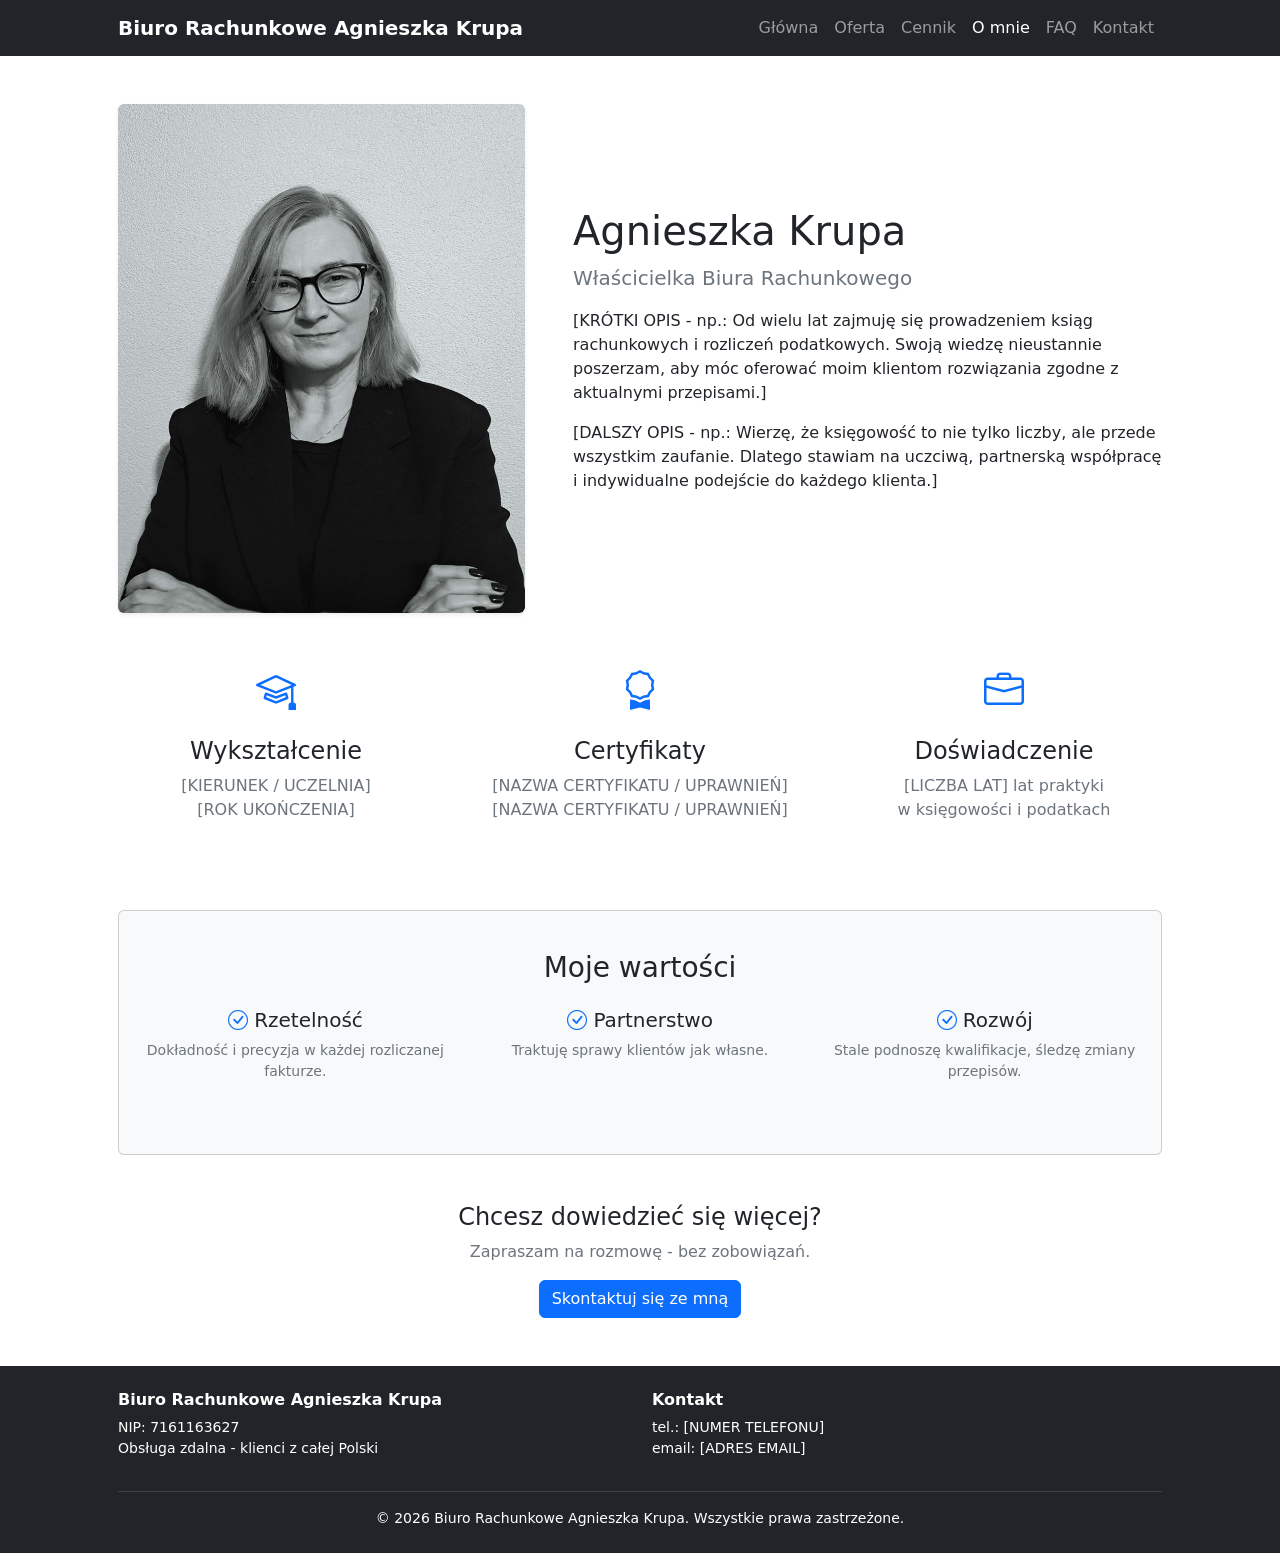
<file: o-mnie.html>
<!DOCTYPE html>
<html lang="pl">
    <head>
        <meta charset="utf-8" />
        <meta name="robots" content="noindex, nofollow" />
        <meta name="viewport" content="width=device-width, initial-scale=1, shrink-to-fit=no" />
        <meta name="description" content="Agnieszka Krupa - właścicielka biura rachunkowego. Doświadczenie, pasja i indywidualne podejście do każdego klienta." />
        <title>O mnie - Biuro Rachunkowe Agnieszka Krupa</title>
        <link rel="icon" type="image/x-icon" href="assets/favicon.ico" />
        <link href="css/styles.css" rel="stylesheet" />
        <link href="css/custom.css" rel="stylesheet" />
        <link rel="stylesheet" href="https://cdn.jsdelivr.net/npm/bootstrap-icons@1.11.3/font/bootstrap-icons.css" />
    </head>
    <body>
        <nav class="navbar navbar-expand-lg navbar-dark bg-dark">
            <div class="container px-5">
                <a class="navbar-brand fw-bold" href="index.html">Biuro Rachunkowe Agnieszka Krupa</a>
                <button class="navbar-toggler" type="button" data-bs-toggle="collapse" data-bs-target="#navbarSupportedContent" aria-controls="navbarSupportedContent" aria-expanded="false" aria-label="Przełącz nawigację"><span class="navbar-toggler-icon"></span></button>
                <div class="collapse navbar-collapse" id="navbarSupportedContent">
                    <ul class="navbar-nav ms-auto mb-2 mb-lg-0">
                        <li class="nav-item"><a class="nav-link" href="index.html">Główna</a></li>
                        <li class="nav-item"><a class="nav-link" href="oferta.html">Oferta</a></li>
                        <li class="nav-item"><a class="nav-link" href="cennik.html">Cennik</a></li>
                        <li class="nav-item"><a class="nav-link active" aria-current="page" href="o-mnie.html">O mnie</a></li>
                        <li class="nav-item"><a class="nav-link" href="faq.html">FAQ</a></li>
                        <li class="nav-item"><a class="nav-link" href="kontakt.html">Kontakt</a></li>
                    </ul>
                </div>
            </div>
        </nav>

        <div class="container px-4 px-lg-5">
            <div class="row gx-4 gx-lg-5 align-items-center my-5">
                <div class="col-lg-5 mb-4 mb-lg-0"><img class="img-fluid rounded shadow-sm portrait" src="assets/agnieszka-krupa-bw.jpg" width="800" height="1000" alt="Agnieszka Krupa" /></div>
                <div class="col-lg-7">
                    <h1 class="fw-light">Agnieszka Krupa</h1>
                    <p class="lead text-muted">Właścicielka Biura Rachunkowego</p>
                    <p>[KRÓTKI OPIS - np.: Od wielu lat zajmuję się prowadzeniem ksiąg rachunkowych i rozliczeń podatkowych. Swoją wiedzę nieustannie poszerzam, aby móc oferować moim klientom rozwiązania zgodne z aktualnymi przepisami.]</p>
                    <p>[DALSZY OPIS - np.: Wierzę, że księgowość to nie tylko liczby, ale przede wszystkim zaufanie. Dlatego stawiam na uczciwą, partnerską współpracę i indywidualne podejście do każdego klienta.]</p>
                </div>
            </div>

            <div class="row gx-4 gx-lg-5 my-5">
                <div class="col-md-4 mb-4">
                    <div class="text-center">
                        <i class="bi bi-mortarboard fs-1 text-primary"></i>
                        <h4 class="mt-3">Wykształcenie</h4>
                        <p class="text-muted">[KIERUNEK / UCZELNIA]<br/>[ROK UKOŃCZENIA]</p>
                    </div>
                </div>
                <div class="col-md-4 mb-4">
                    <div class="text-center">
                        <i class="bi bi-award fs-1 text-primary"></i>
                        <h4 class="mt-3">Certyfikaty</h4>
                        <p class="text-muted">[NAZWA CERTYFIKATU / UPRAWNIEŃ]<br/>[NAZWA CERTYFIKATU / UPRAWNIEŃ]</p>
                    </div>
                </div>
                <div class="col-md-4 mb-4">
                    <div class="text-center">
                        <i class="bi bi-briefcase fs-1 text-primary"></i>
                        <h4 class="mt-3">Doświadczenie</h4>
                        <p class="text-muted">[LICZBA LAT] lat praktyki<br/>w księgowości i podatkach</p>
                    </div>
                </div>
            </div>

            <div class="card bg-light my-5 py-4">
                <div class="card-body">
                    <h3 class="text-center mb-4">Moje wartości</h3>
                    <div class="row">
                        <div class="col-md-4 text-center mb-3">
                            <h5><i class="bi bi-check-circle text-primary"></i> Rzetelność</h5>
                            <p class="small text-muted">Dokładność i precyzja w każdej rozliczanej fakturze.</p>
                        </div>
                        <div class="col-md-4 text-center mb-3">
                            <h5><i class="bi bi-check-circle text-primary"></i> Partnerstwo</h5>
                            <p class="small text-muted">Traktuję sprawy klientów jak własne.</p>
                        </div>
                        <div class="col-md-4 text-center mb-3">
                            <h5><i class="bi bi-check-circle text-primary"></i> Rozwój</h5>
                            <p class="small text-muted">Stale podnoszę kwalifikacje, śledzę zmiany przepisów.</p>
                        </div>
                    </div>
                </div>
            </div>

            <div class="text-center my-5">
                <h4>Chcesz dowiedzieć się więcej?</h4>
                <p class="text-muted">Zapraszam na rozmowę - bez zobowiązań.</p>
                <a class="btn btn-primary" href="kontakt.html">Skontaktuj się ze mną</a>
            </div>
        </div>

        <footer class="py-4 bg-dark">
            <div class="container px-4 px-lg-5">
                <div class="row text-white">
                    <div class="col-md-6 mb-3">
                        <h6 class="fw-bold">Biuro Rachunkowe Agnieszka Krupa</h6>
                        <p class="small mb-0">NIP: 7161163627</p>
                        <p class="small mb-0">Obsługa zdalna - klienci z całej Polski</p>
                    </div>
                    <div class="col-md-6 mb-3">
                        <h6 class="fw-bold">Kontakt</h6>
                        <p class="small mb-0">tel.: [NUMER TELEFONU]<br/>email: [ADRES EMAIL]</p>
                    </div>
                </div>
                <hr class="text-white-50"/>
                <p class="m-0 text-center text-white small">&copy; 2026 Biuro Rachunkowe Agnieszka Krupa. Wszystkie prawa zastrzeżone.</p>
            </div>
        </footer>

        <script src="https://cdn.jsdelivr.net/npm/bootstrap@5.2.3/dist/js/bootstrap.bundle.min.js"></script>
        <script src="js/scripts.js"></script>
    </body>
</html>
</file>
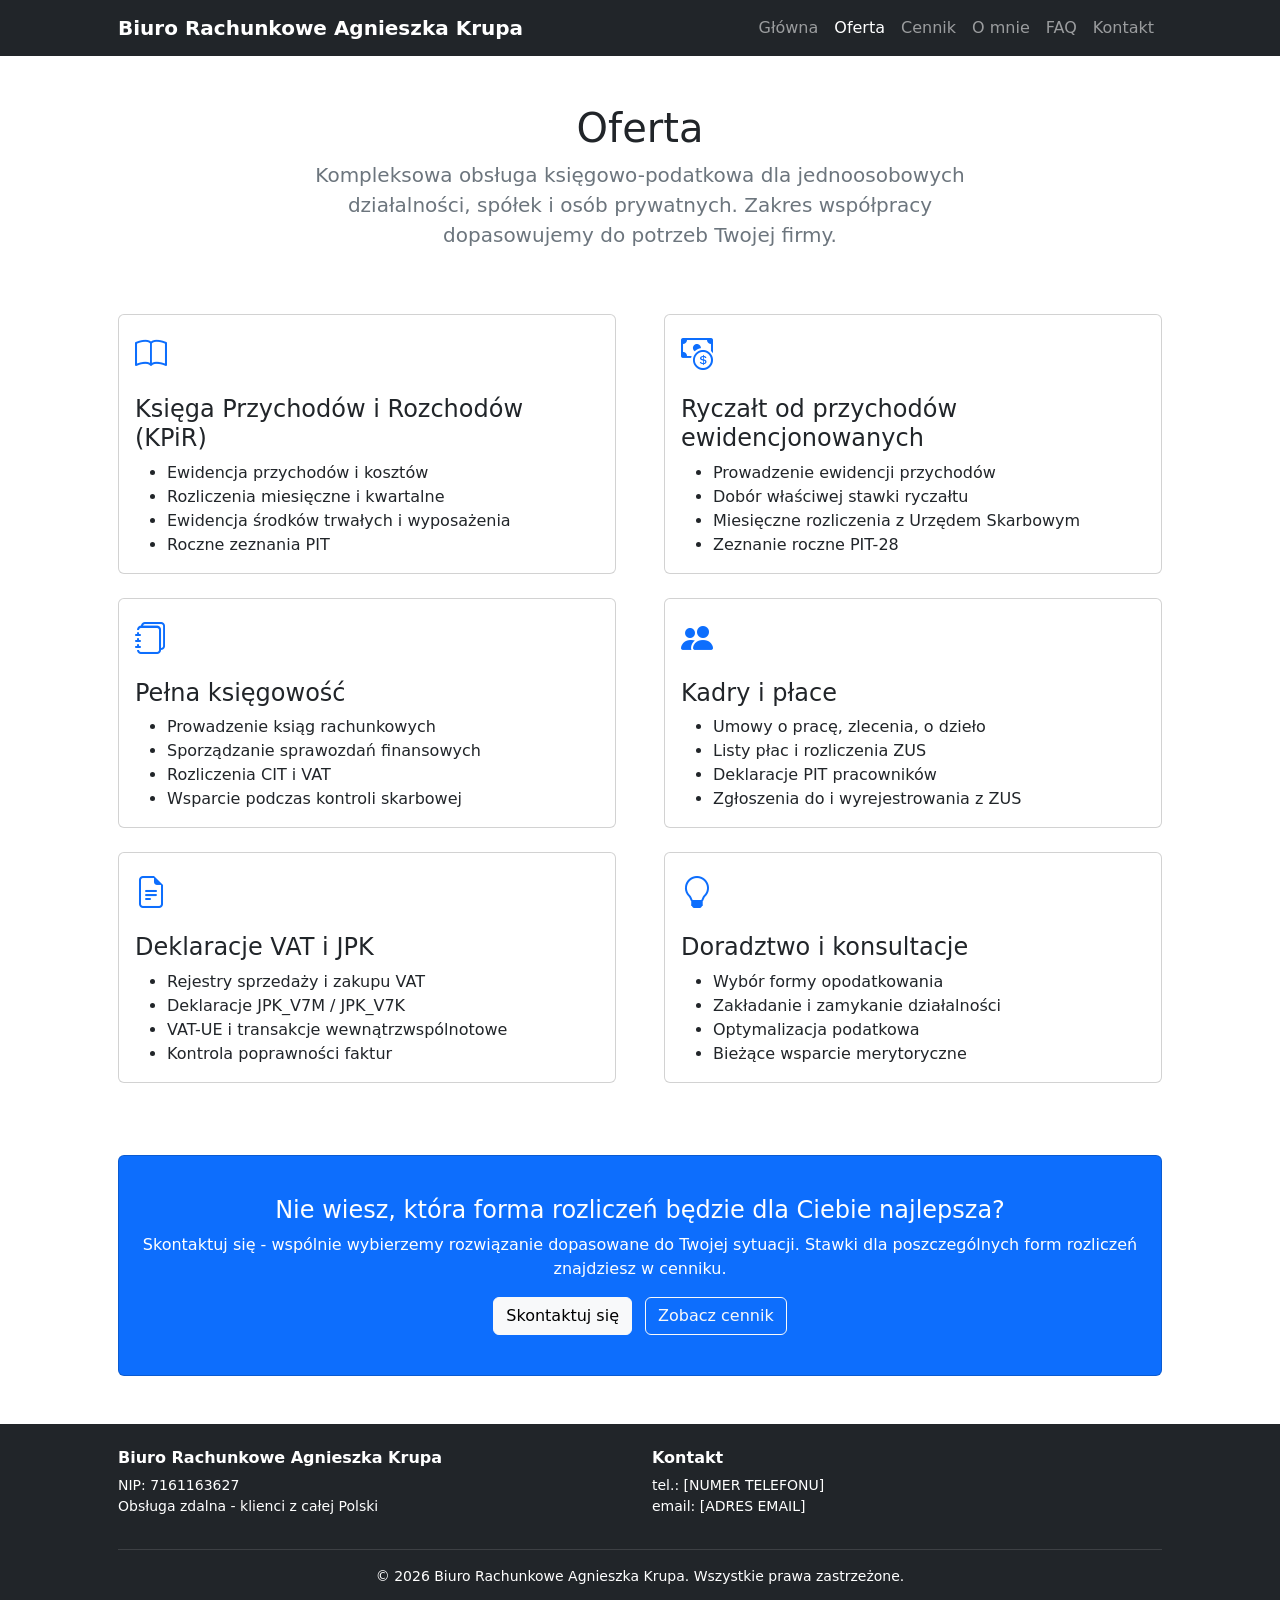
<file: oferta.html>
<!DOCTYPE html>
<html lang="pl">
    <head>
        <meta charset="utf-8" />
        <meta name="robots" content="noindex, nofollow" />
        <meta name="viewport" content="width=device-width, initial-scale=1, shrink-to-fit=no" />
        <meta name="description" content="Oferta Biura Rachunkowego Agnieszki Krupy - księgowość, kadry i płace, deklaracje podatkowe, doradztwo." />
        <title>Oferta - Biuro Rachunkowe Agnieszka Krupa</title>
        <link rel="icon" type="image/x-icon" href="assets/favicon.ico" />
        <link href="css/styles.css" rel="stylesheet" />
        <link href="css/custom.css" rel="stylesheet" />
        <link rel="stylesheet" href="https://cdn.jsdelivr.net/npm/bootstrap-icons@1.11.3/font/bootstrap-icons.css" />
    </head>
    <body>
        <nav class="navbar navbar-expand-lg navbar-dark bg-dark">
            <div class="container px-5">
                <a class="navbar-brand fw-bold" href="index.html">Biuro Rachunkowe Agnieszka Krupa</a>
                <button class="navbar-toggler" type="button" data-bs-toggle="collapse" data-bs-target="#navbarSupportedContent" aria-controls="navbarSupportedContent" aria-expanded="false" aria-label="Przełącz nawigację"><span class="navbar-toggler-icon"></span></button>
                <div class="collapse navbar-collapse" id="navbarSupportedContent">
                    <ul class="navbar-nav ms-auto mb-2 mb-lg-0">
                        <li class="nav-item"><a class="nav-link" href="index.html">Główna</a></li>
                        <li class="nav-item"><a class="nav-link active" aria-current="page" href="oferta.html">Oferta</a></li>
                        <li class="nav-item"><a class="nav-link" href="cennik.html">Cennik</a></li>
                        <li class="nav-item"><a class="nav-link" href="o-mnie.html">O mnie</a></li>
                        <li class="nav-item"><a class="nav-link" href="faq.html">FAQ</a></li>
                        <li class="nav-item"><a class="nav-link" href="kontakt.html">Kontakt</a></li>
                    </ul>
                </div>
            </div>
        </nav>

        <div class="container px-4 px-lg-5">
            <div class="row my-5">
                <div class="col-lg-8 mx-auto text-center">
                    <h1 class="fw-light">Oferta</h1>
                    <p class="lead text-muted">Kompleksowa obsługa księgowo-podatkowa dla jednoosobowych działalności, spółek i osób prywatnych. Zakres współpracy dopasowujemy do potrzeb Twojej firmy.</p>
                </div>
            </div>

            <div class="row gx-4 gx-lg-5">
                <div class="col-md-6 mb-4">
                    <div class="card h-100">
                        <div class="card-body">
                            <div class="mb-3"><i class="bi bi-book fs-2 text-primary"></i></div>
                            <h3 class="card-title h4">Księga Przychodów i Rozchodów (KPiR)</h3>
                            <ul class="card-text">
                                <li>Ewidencja przychodów i kosztów</li>
                                <li>Rozliczenia miesięczne i kwartalne</li>
                                <li>Ewidencja środków trwałych i wyposażenia</li>
                                <li>Roczne zeznania PIT</li>
                            </ul>
                        </div>
                    </div>
                </div>
                <div class="col-md-6 mb-4">
                    <div class="card h-100">
                        <div class="card-body">
                            <div class="mb-3"><i class="bi bi-cash-coin fs-2 text-primary"></i></div>
                            <h3 class="card-title h4">Ryczałt od przychodów ewidencjonowanych</h3>
                            <ul class="card-text">
                                <li>Prowadzenie ewidencji przychodów</li>
                                <li>Dobór właściwej stawki ryczałtu</li>
                                <li>Miesięczne rozliczenia z Urzędem Skarbowym</li>
                                <li>Zeznanie roczne PIT-28</li>
                            </ul>
                        </div>
                    </div>
                </div>
                <div class="col-md-6 mb-4">
                    <div class="card h-100">
                        <div class="card-body">
                            <div class="mb-3"><i class="bi bi-journals fs-2 text-primary"></i></div>
                            <h3 class="card-title h4">Pełna księgowość</h3>
                            <ul class="card-text">
                                <li>Prowadzenie ksiąg rachunkowych</li>
                                <li>Sporządzanie sprawozdań finansowych</li>
                                <li>Rozliczenia CIT i VAT</li>
                                <li>Wsparcie podczas kontroli skarbowej</li>
                            </ul>
                        </div>
                    </div>
                </div>
                <div class="col-md-6 mb-4">
                    <div class="card h-100">
                        <div class="card-body">
                            <div class="mb-3"><i class="bi bi-people-fill fs-2 text-primary"></i></div>
                            <h3 class="card-title h4">Kadry i płace</h3>
                            <ul class="card-text">
                                <li>Umowy o pracę, zlecenia, o dzieło</li>
                                <li>Listy płac i rozliczenia ZUS</li>
                                <li>Deklaracje PIT pracowników</li>
                                <li>Zgłoszenia do i wyrejestrowania z ZUS</li>
                            </ul>
                        </div>
                    </div>
                </div>
                <div class="col-md-6 mb-4">
                    <div class="card h-100">
                        <div class="card-body">
                            <div class="mb-3"><i class="bi bi-file-earmark-text fs-2 text-primary"></i></div>
                            <h3 class="card-title h4">Deklaracje VAT i JPK</h3>
                            <ul class="card-text">
                                <li>Rejestry sprzedaży i zakupu VAT</li>
                                <li>Deklaracje JPK_V7M / JPK_V7K</li>
                                <li>VAT-UE i transakcje wewnątrzwspólnotowe</li>
                                <li>Kontrola poprawności faktur</li>
                            </ul>
                        </div>
                    </div>
                </div>
                <div class="col-md-6 mb-4">
                    <div class="card h-100">
                        <div class="card-body">
                            <div class="mb-3"><i class="bi bi-lightbulb fs-2 text-primary"></i></div>
                            <h3 class="card-title h4">Doradztwo i konsultacje</h3>
                            <ul class="card-text">
                                <li>Wybór formy opodatkowania</li>
                                <li>Zakładanie i zamykanie działalności</li>
                                <li>Optymalizacja podatkowa</li>
                                <li>Bieżące wsparcie merytoryczne</li>
                            </ul>
                        </div>
                    </div>
                </div>
            </div>

            <div class="card text-white bg-primary my-5 py-4 text-center">
                <div class="card-body">
                    <h4 class="text-white">Nie wiesz, która forma rozliczeń będzie dla Ciebie najlepsza?</h4>
                    <p class="text-white mb-3">Skontaktuj się - wspólnie wybierzemy rozwiązanie dopasowane do Twojej sytuacji. Stawki dla poszczególnych form rozliczeń znajdziesz w cenniku.</p>
                    <a class="btn btn-light" href="kontakt.html">Skontaktuj się</a>
                    <a class="btn btn-outline-light ms-2" href="cennik.html">Zobacz cennik</a>
                </div>
            </div>
        </div>

        <footer class="py-4 bg-dark">
            <div class="container px-4 px-lg-5">
                <div class="row text-white">
                    <div class="col-md-6 mb-3">
                        <h6 class="fw-bold">Biuro Rachunkowe Agnieszka Krupa</h6>
                        <p class="small mb-0">NIP: 7161163627</p>
                        <p class="small mb-0">Obsługa zdalna - klienci z całej Polski</p>
                    </div>
                    <div class="col-md-6 mb-3">
                        <h6 class="fw-bold">Kontakt</h6>
                        <p class="small mb-0">tel.: [NUMER TELEFONU]<br/>email: [ADRES EMAIL]</p>
                    </div>
                </div>
                <hr class="text-white-50"/>
                <p class="m-0 text-center text-white small">&copy; 2026 Biuro Rachunkowe Agnieszka Krupa. Wszystkie prawa zastrzeżone.</p>
            </div>
        </footer>

        <script src="https://cdn.jsdelivr.net/npm/bootstrap@5.2.3/dist/js/bootstrap.bundle.min.js"></script>
        <script src="js/scripts.js"></script>
    </body>
</html>
</file>
<file: css/custom.css>
/* Biuro Rachunkowe Agnieszka Krupa - drobne uzupełnienia ponad Bootstrapa */

html {
    scroll-behavior: smooth;
}

/* Portrety */
.portrait {
    object-fit: cover;
    object-position: center top;
    width: 100%;
}

.portrait-hero {
    max-height: 520px;
}

/* Nagłówki tabel w cenniku - równe wyrównanie wielowierszowych etykiet */
.table > thead th {
    vertical-align: bottom;
}

/* Kotwice sekcji nie chowają się pod nawigacją */
[id] {
    scroll-margin-top: 1.5rem;
}

/* Ceny "od" w kartach cennika */
.price-list li {
    display: flex;
    justify-content: space-between;
    align-items: baseline;
    gap: 0.5rem;
    padding: 0.5rem 0;
    border-top: 1px solid var(--bs-border-color);
}

.price-list .price {
    font-weight: 700;
    font-size: 1.15rem;
    white-space: nowrap;
}
</file>
